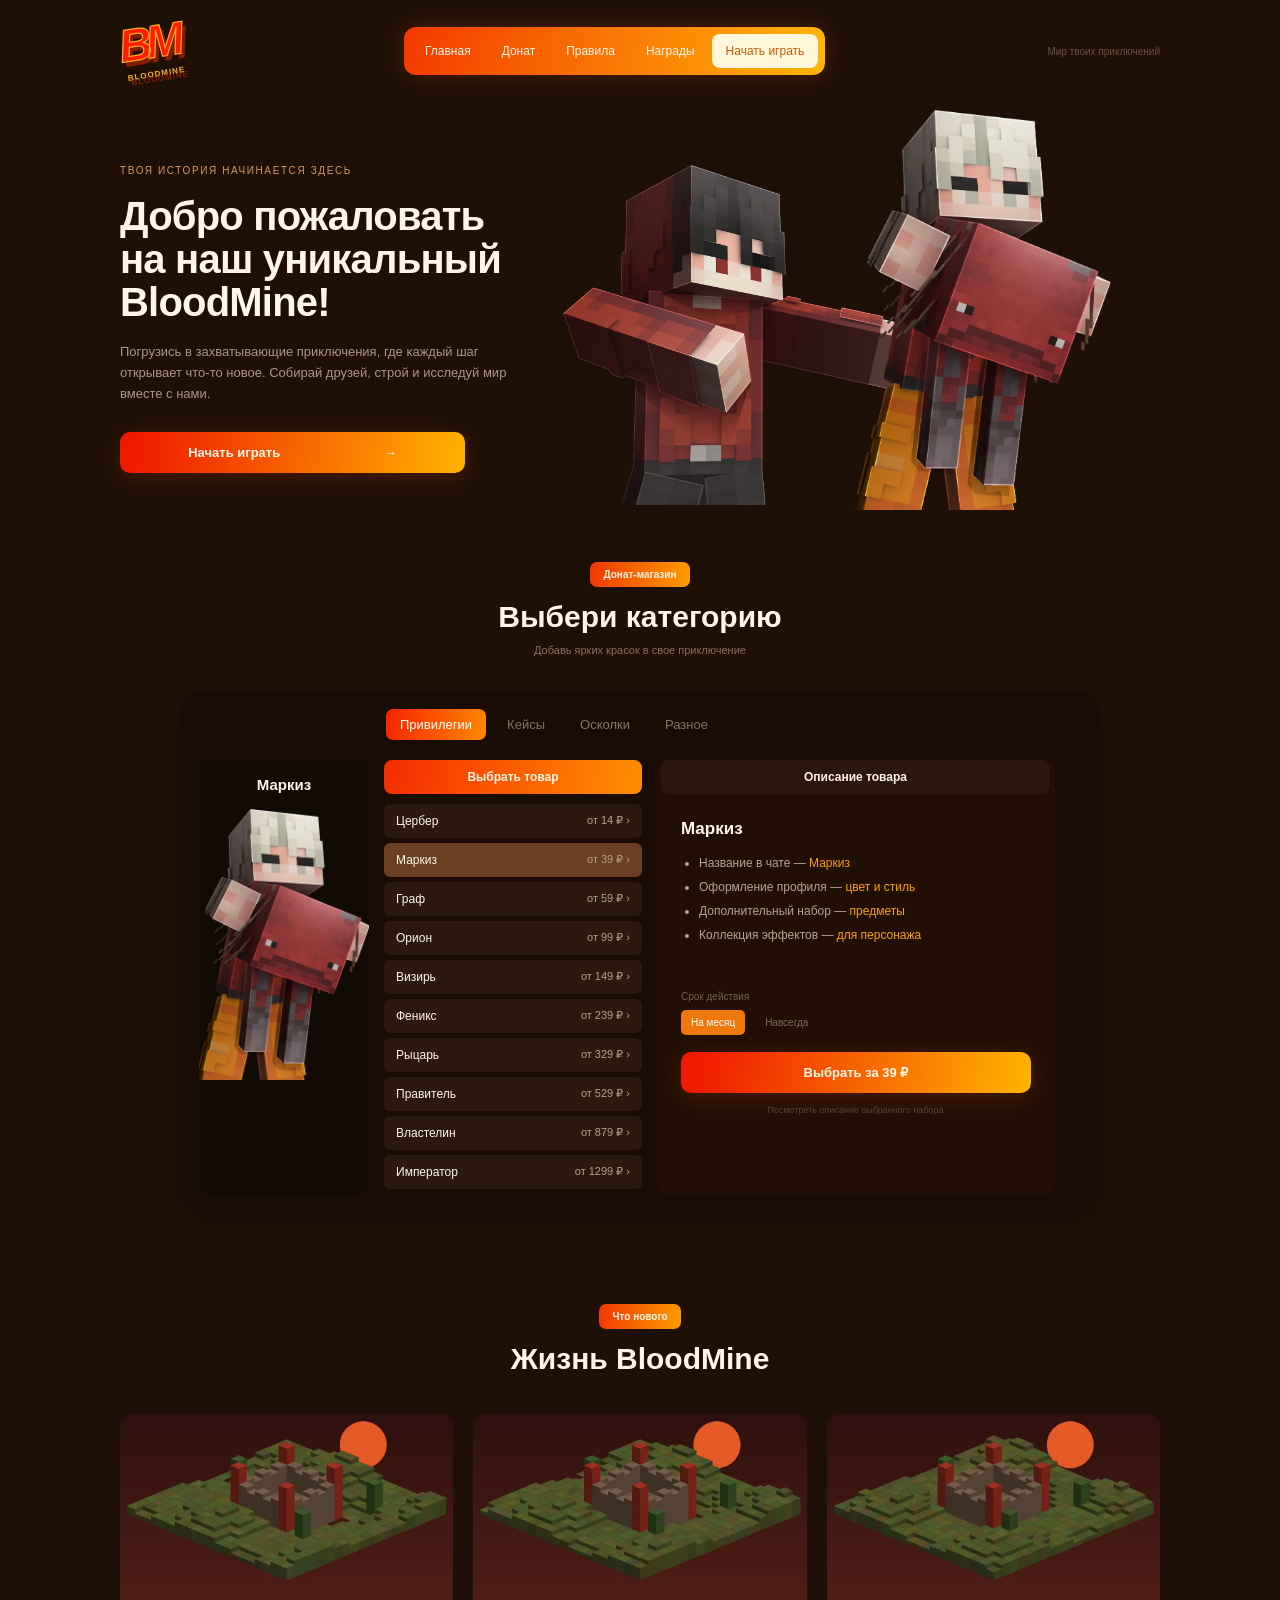
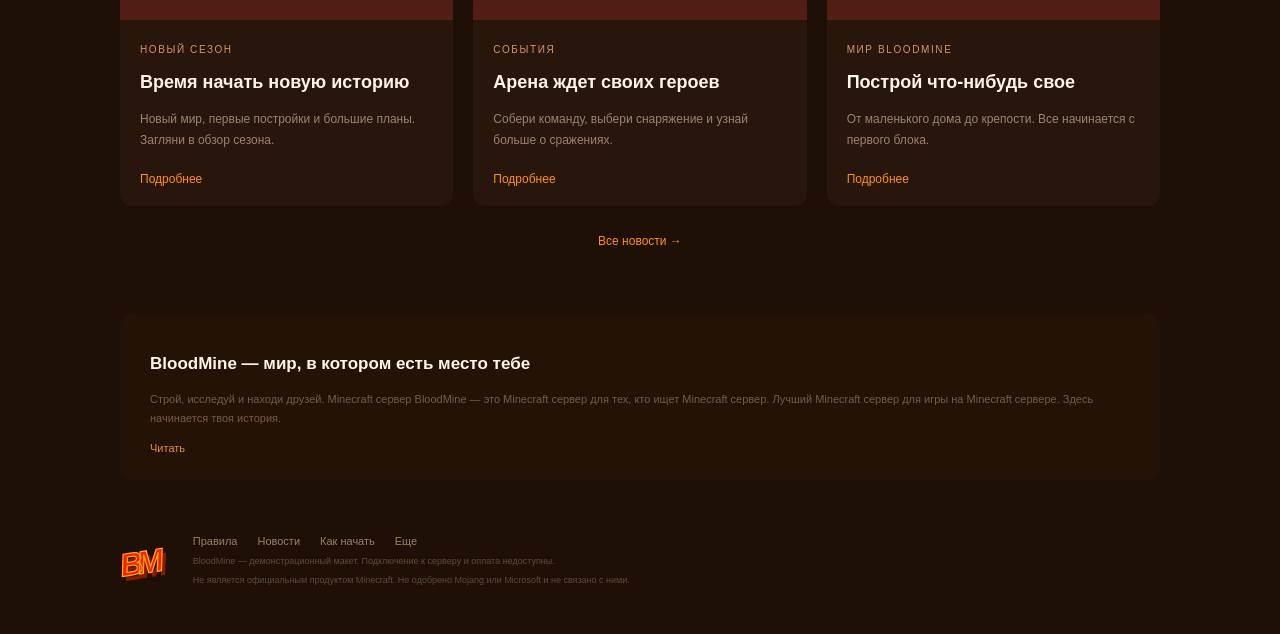
<file: index.html>
<!DOCTYPE html>
<html lang="en">
<head>
  <meta charset="UTF-8">
  <title>Главная</title>
  <meta name="description" content="Лучший Minecraft сервер. Minecraft сервер, играть Minecraft, сервер Minecraft, лучший сервер.">
  <meta name="keywords" content="minecraft, сервер, сервер майнкрафт, майнкрафт сервер, лучший сервер, донат, minecraft сервер">
  <link rel="stylesheet" href="assets/css/components.css">
  <link rel="stylesheet" href="assets/css/styles.css">
</head>
<body>
    <div class="header wrap">
      <a class="logo" href="index.html">BM<span>BLOODMINE</span></a>
      <div class="nav">
        <a href="index.html">Главная</a><a href="index.html#shop">Донат</a><a href="rules.html">Правила</a><a href="rewards.html">Награды</a>
        <a class="nav-light" href="how-to-play.html">Начать играть</a>
      </div>
      <div class="header-note">Мир твоих приключений</div>
    </div>
    <div class="hero wrap">
      <div class="hero-copy"><span class="eyebrow">Твоя история начинается здесь</span><h2>Добро пожаловать<br>на наш уникальный<br><span>BloodMine!</span></h2>
      <p>Погрузись в захватывающие приключения, где каждый шаг открывает что-то новое. Собирай друзей, строй и исследуй мир вместе с нами.</p>
      <a class="orange hero-button" href="how-to-play.html">Начать играть <span>→</span></a></div>
      <div class="hero-players"><img class="hero-back" src="assets/images/hero-secondary.webp"><img class="hero-front" src="assets/images/player.webp"></div>
    </div>
    <div class="shop-section wrap" id="shop">
      <div class="section-title"><span class="pill">Донат-магазин</span><h2>Выбери категорию</h2><p>Добавь ярких красок в свое приключение</p></div>
      <div class="store">
        <div class="tabs"><div class="tab active" data-category="ranks" onclick="setCategory('ranks')">Привилегии</div><div class="tab" data-category="cases" onclick="setCategory('cases')">Кейсы</div><div class="tab" data-category="shards" onclick="setCategory('shards')">Осколки</div><div class="tab" data-category="other" onclick="setCategory('other')">Разное</div></div>
        <div class="store-body"><div class="store-preview"><h4 id="preview-name">Маркиз</h4><img id="preview-image" src="assets/images/player.webp"></div>
          <div class="product-column"><div class="column-heading">Выбрать товар</div><div id="product-list"></div></div>
          <div class="description-column"><div class="column-heading secondary">Описание товара</div><h4 id="product-name">Маркиз</h4><div id="product-description"></div><div class="term-label">Срок действия</div><div class="terms"><span class="selected" onclick="setTerm(this,'На месяц')">На месяц</span><span onclick="setTerm(this,'Навсегда')">Навсегда</span></div><button id="choose-product" class="orange" onclick="selectProduct()">Выбрать за 39 ₽</button><p class="fineprint">Посмотреть описание выбранного набора</p></div>
        </div>
      </div>
    </div>
    <div class="wrap news-section"><div class="section-title"><span class="pill">Что нового</span><h2>Жизнь BloodMine</h2></div><div class="news-grid">
        <div class="news-card"><img src="assets/images/season.webp"><div class="news-copy"><span class="eyebrow">Новый сезон</span><h4>Время начать новую историю</h4><p>Новый мир, первые постройки и большие планы. Загляни в обзор сезона.</p><a href="article.html">Подробнее</a></div></div>
        <div class="news-card"><img src="assets/images/arena.webp"><div class="news-copy"><span class="eyebrow">События</span><h4>Арена ждет своих героев</h4><p>Собери команду, выбери снаряжение и узнай больше о сражениях.</p><a href="article.html">Подробнее</a></div></div>
        <div class="news-card"><img src="assets/images/world.webp"><div class="news-copy"><span class="eyebrow">Мир BloodMine</span><h4>Построй что-нибудь свое</h4><p>От маленького дома до крепости. Все начинается с первого блока.</p><a href="article.html">Подробнее</a></div></div>
      </div><a class="text-link" href="news.html">Все новости →</a></div>
    <div class="wrap about"><h4>BloodMine — мир, в котором есть место тебе</h4><p>Строй, исследуй и находи друзей. Minecraft сервер BloodMine — это Minecraft сервер для тех, кто ищет Minecraft сервер. Лучший Minecraft сервер для игры на Minecraft сервере. Здесь начинается твоя история.</p><a href="rules.html">Читать</a></div>
    <div class="footer wrap">
      <a class="logo small-logo" href="index.html">BM</a>
      <div><div class="footer-links"><a href="rules.html">Правила</a><a href="news.html">Новости</a><a href="how-to-play.html">Как начать</a><a href="news.html">Еще</a></div>
      <p>BloodMine — демонстрационный макет. Подключение к серверу и оплата недоступны.</p>
      <p>Не является официальным продуктом Minecraft. Не одобрено Mojang или Microsoft и не связано с ними.</p></div>
    </div>
    <div class="overlay" id="dialog"><div class="modal"><button class="modal-close" onclick="closeDialog()" aria-label="Закрыть">×</button><div class="pill">BloodMine</div><h2 id="dialog-title">Информация</h2><p id="dialog-text"></p><button class="orange" onclick="closeDialog()">Понятно</button></div></div>
    <div class="toast" id="toast"></div>
    
    <!-- Скрипты перенесены вниз и получили атрибут defer -->
    <script src="assets/js/catalog.js" defer></script>
    <script src="assets/js/widgets.js" defer></script>
    <script src="assets/js/app.js" defer></script>
    <script src="assets/js/effects.js" defer></script>
</body>
</html>
</file>
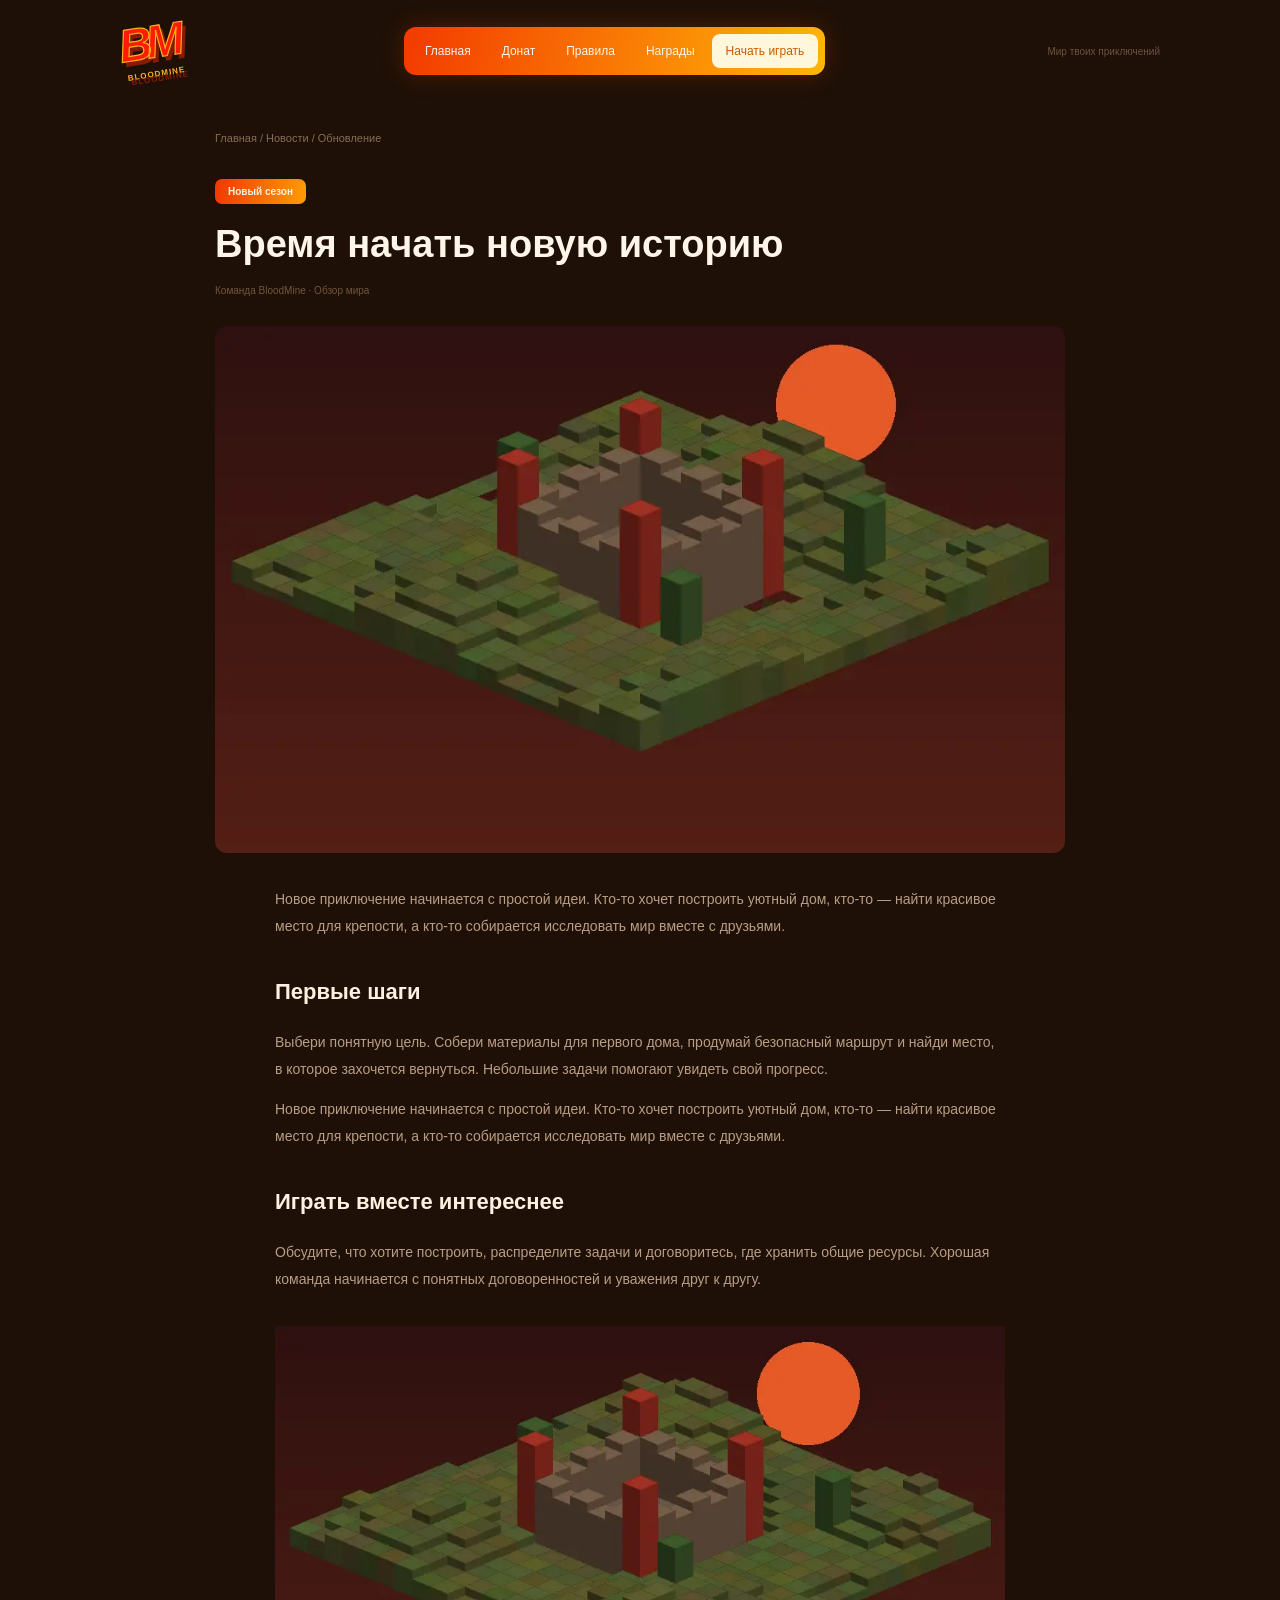
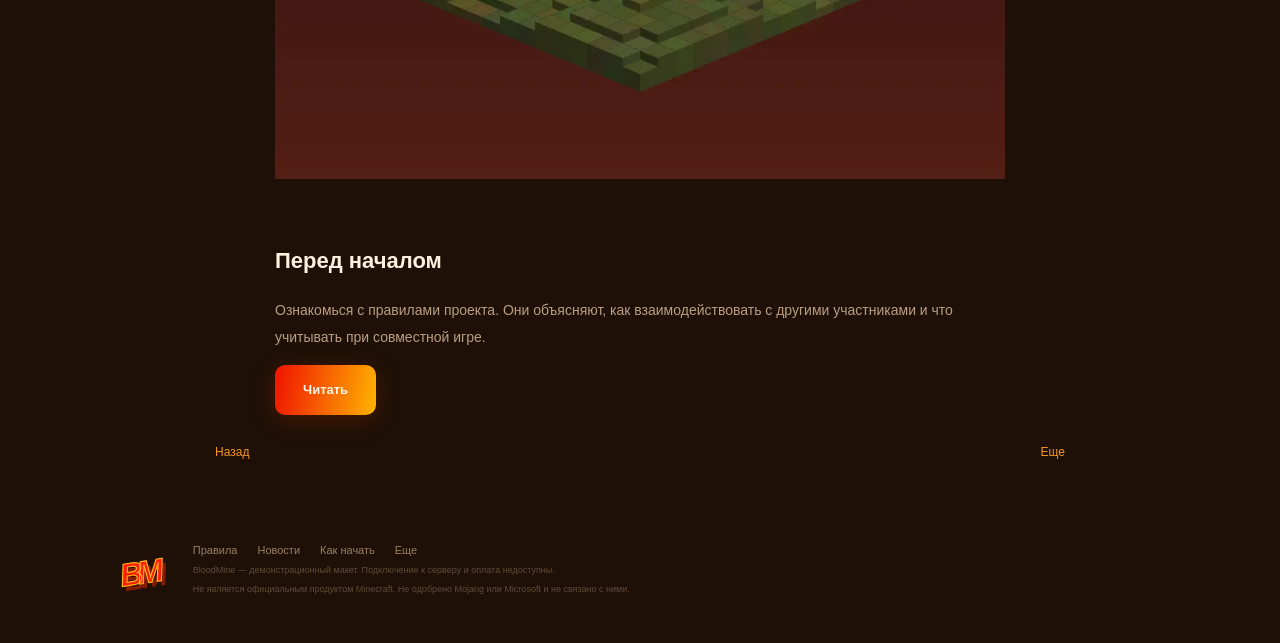
<file: article.html>
<!DOCTYPE html>
<html lang="en">
<head>
  <meta charset="UTF-8">
  <title>Главная</title>
  <meta name="description" content="Лучший Minecraft сервер. Minecraft сервер, играть Minecraft, сервер Minecraft, лучший сервер.">
  <meta name="keywords" content="minecraft, сервер, сервер майнкрафт, майнкрафт сервер, лучший сервер, донат, minecraft сервер">
  <script src="assets/js/widgets.js"></script>
  <link rel="stylesheet" href="assets/css/components.css">
  <link rel="stylesheet" href="assets/css/styles.css">
</head>
<body>
    <div class="header wrap">
      <a class="logo" href="index.html">BM<span>BLOODMINE</span></a>
      <div class="nav">
        <a href="index.html">Главная</a><a href="index.html#shop">Донат</a><a href="rules.html">Правила</a><a href="rewards.html">Награды</a>
        <a class="nav-light" href="how-to-play.html">Начать играть</a>
      </div>
      <div class="header-note">Мир твоих приключений</div>
    </div>
    <div class="wrap article-page"><div class="breadcrumbs"><a href="index.html">Главная</a> / <a href="news.html">Новости</a> / Обновление</div><span class="pill">Новый сезон</span><h2>Время начать новую историю</h2><p class="article-meta">Команда BloodMine · Обзор мира</p><img class="article-cover" src="assets/images/season.webp"><div class="article-body"><p>Новое приключение начинается с простой идеи. Кто-то хочет построить уютный дом, кто-то — найти красивое место для крепости, а кто-то собирается исследовать мир вместе с друзьями.</p><h4>Первые шаги</h4><p>Выбери понятную цель. Собери материалы для первого дома, продумай безопасный маршрут и найди место, в которое захочется вернуться. Небольшие задачи помогают увидеть свой прогресс.</p><p>Новое приключение начинается с простой идеи. Кто-то хочет построить уютный дом, кто-то — найти красивое место для крепости, а кто-то собирается исследовать мир вместе с друзьями.</p><h4>Играть вместе интереснее</h4><p>Обсудите, что хотите построить, распределите задачи и договоритесь, где хранить общие ресурсы. Хорошая команда начинается с понятных договоренностей и уважения друг к другу.</p><img src="assets/images/world.webp"><h4>Перед началом</h4><p>Ознакомься с правилами проекта. Они объясняют, как взаимодействовать с другими участниками и что учитывать при совместной игре.</p><a class="orange" href="rules.html">Читать</a></div><div class="article-bottom"><a href="news.html">Назад</a><a href="index.html#shop">Еще</a></div></div>
    <div class="footer wrap">
      <a class="logo small-logo" href="index.html">BM</a>
      <div><div class="footer-links"><a href="rules.html">Правила</a><a href="news.html">Новости</a><a href="how-to-play.html">Как начать</a><a href="archive.html">Еще</a></div>
      <p>BloodMine — демонстрационный макет. Подключение к серверу и оплата недоступны.</p>
      <p>Не является официальным продуктом Minecraft. Не одобрено Mojang или Microsoft и не связано с ними.</p></div>
    </div>
    <div class="overlay" id="dialog"><div class="modal"><div class="modal-close" onclick="closeDialog()">×</div><div class="pill">BloodMine</div><h2 id="dialog-title">Информация</h2><p id="dialog-text"></p><button class="orange" onclick="closeDialog()">Понятно</button></div></div>
    <div class="toast" id="toast"></div>
    <script src="assets/js/app.js"></script><script src="assets/js/effects.js"></script>
</body>
</html>
</file>
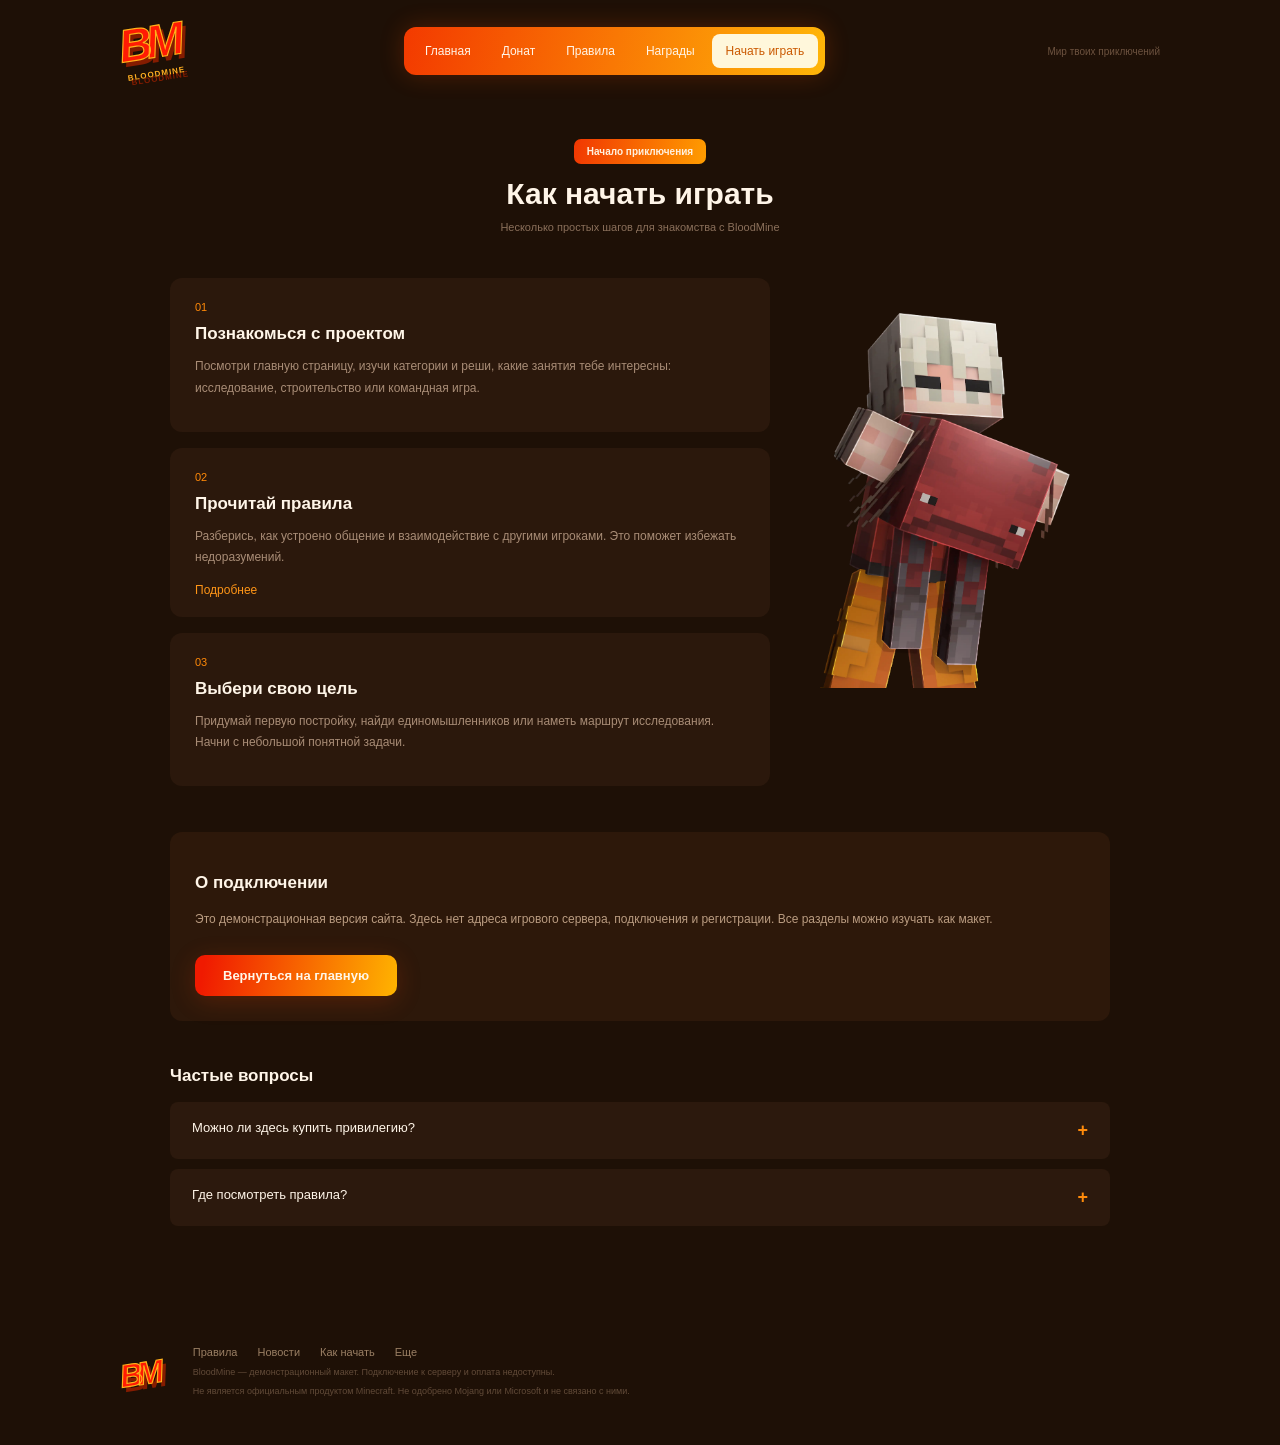
<file: how-to-play.html>
<!DOCTYPE html>
<html lang="en">
<head>
  <meta charset="UTF-8">
  <title>Главная</title>
  <meta name="description" content="Лучший Minecraft сервер. Minecraft сервер, играть Minecraft, сервер Minecraft, лучший сервер.">
  <meta name="keywords" content="minecraft, сервер, сервер майнкрафт, майнкрафт сервер, лучший сервер, донат, minecraft сервер">
  <script src="assets/js/widgets.js"></script>
  <link rel="stylesheet" href="assets/css/components.css">
  <link rel="stylesheet" href="assets/css/styles.css">
</head>
<body>
    <div class="header wrap">
      <a class="logo" href="index.html">BM<span>BLOODMINE</span></a>
      <div class="nav">
        <a href="index.html">Главная</a><a href="index.html#shop">Донат</a><a href="rules.html">Правила</a><a href="rewards.html">Награды</a>
        <a class="nav-light" href="how-to-play.html">Начать играть</a>
      </div>
      <div class="header-note">Мир твоих приключений</div>
    </div>
    <div class="wrap inner-page"><div class="section-title"><span class="pill">Начало приключения</span><h2>Как начать играть</h2><p>Несколько простых шагов для знакомства с BloodMine</p></div>
    <div class="guide-layout"><div class="guide-steps"><div class="guide-step"><span>01</span><h4>Познакомься с проектом</h4><p>Посмотри главную страницу, изучи категории и реши, какие занятия тебе интересны: исследование, строительство или командная игра.</p></div><div class="guide-step"><span>02</span><h4>Прочитай правила</h4><p>Разберись, как устроено общение и взаимодействие с другими игроками. Это поможет избежать недоразумений.</p><a href="rules.html">Подробнее</a></div><div class="guide-step"><span>03</span><h4>Выбери свою цель</h4><p>Придумай первую постройку, найди единомышленников или наметь маршрут исследования. Начни с небольшой понятной задачи.</p></div></div><img class="guide-player" src="assets/images/player.webp"></div>
    <div class="guide-note"><h4>О подключении</h4><p>Это демонстрационная версия сайта. Здесь нет адреса игрового сервера, подключения и регистрации. Все разделы можно изучать как макет.</p><a class="orange" href="index.html">Вернуться на главную</a></div>
    <div class="faq"><h4>Частые вопросы</h4><div class="rule"><div class="rule-heading" onclick="toggleRule(this)">Можно ли здесь купить привилегию?<b>+</b></div><div class="rule-content">Нет. Каталог показывает пример выбора товара. Платежи и выдача игровых предметов не подключены.</div></div><div class="rule"><div class="rule-heading" onclick="toggleRule(this)">Где посмотреть правила?<b>+</b></div><div class="rule-content">Открой раздел «Правила» в верхнем меню. Каждый пункт можно раскрыть отдельно.</div></div></div></div>
    <div class="footer wrap">
      <a class="logo small-logo" href="index.html">BM</a>
      <div><div class="footer-links"><a href="rules.html">Правила</a><a href="news.html">Новости</a><a href="how-to-play.html">Как начать</a><a href="archive.html">Еще</a></div>
      <p>BloodMine — демонстрационный макет. Подключение к серверу и оплата недоступны.</p>
      <p>Не является официальным продуктом Minecraft. Не одобрено Mojang или Microsoft и не связано с ними.</p></div>
    </div>
    <div class="overlay" id="dialog"><div class="modal"><div class="modal-close" onclick="closeDialog()">×</div><div class="pill">BloodMine</div><h2 id="dialog-title">Информация</h2><p id="dialog-text"></p><button class="orange" onclick="closeDialog()">Понятно</button></div></div>
    <div class="toast" id="toast"></div>
    <script src="assets/js/app.js"></script><script src="assets/js/effects.js"></script>
</body>
</html>
</file>
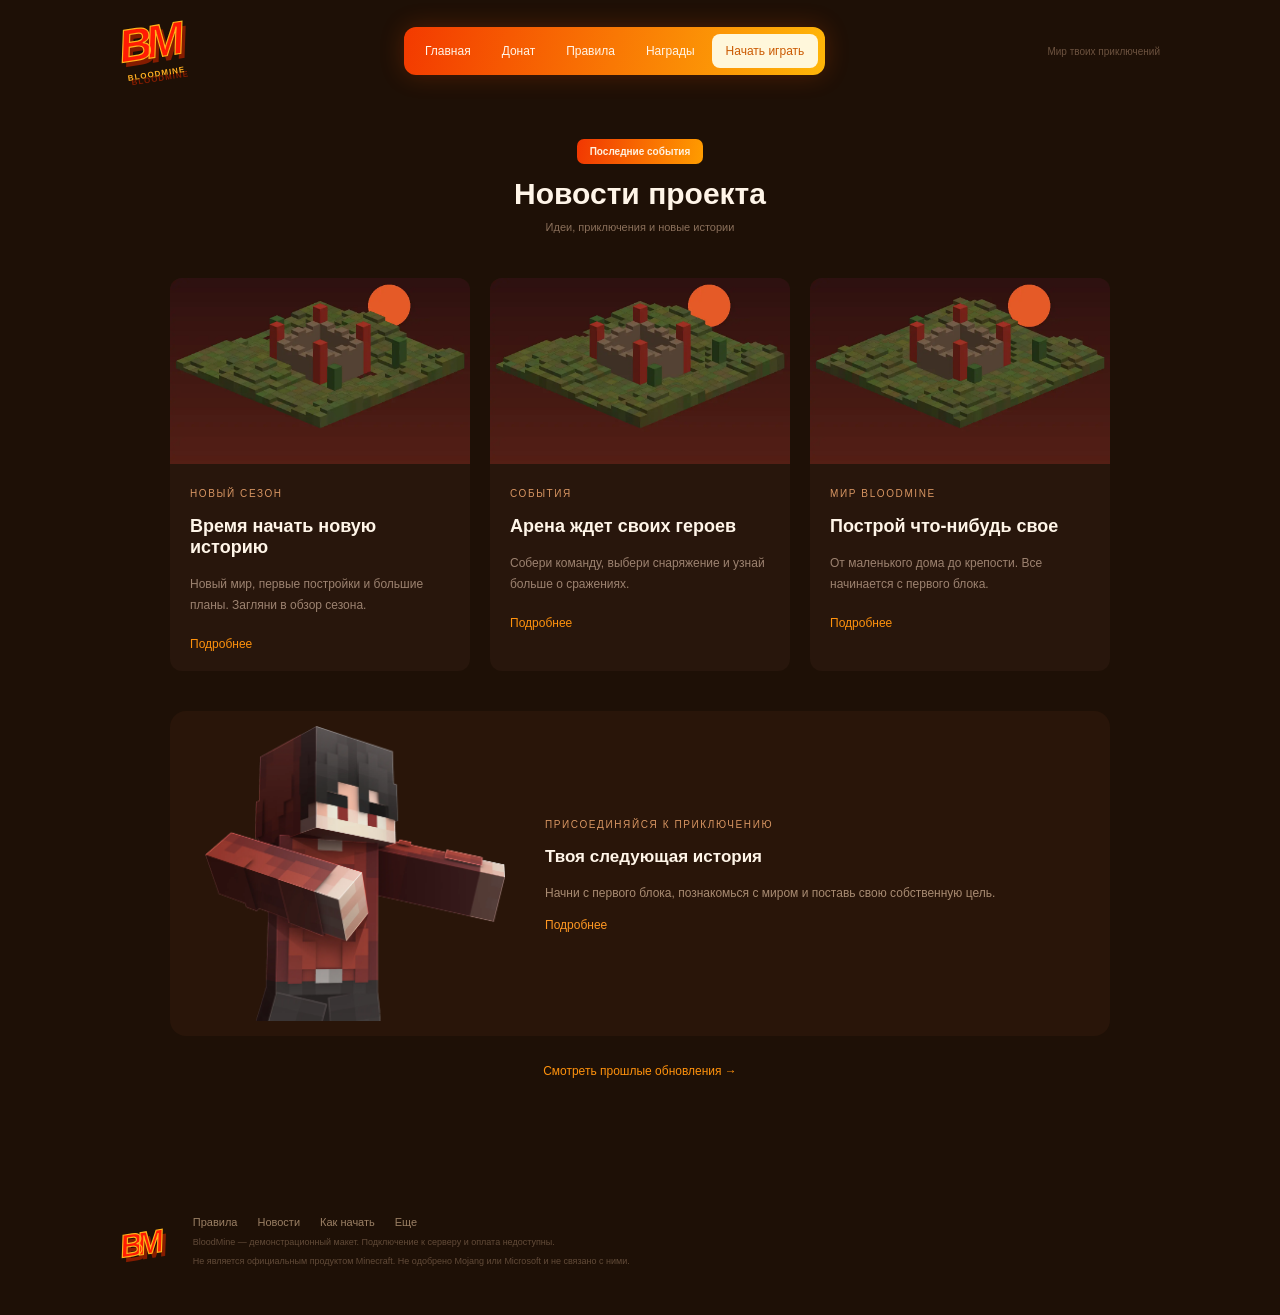
<file: news.html>
<!DOCTYPE html>
<html lang="en">
<head>
  <meta charset="UTF-8">
  <title>Главная</title>
  <meta name="description" content="Лучший Minecraft сервер. Minecraft сервер, играть Minecraft, сервер Minecraft, лучший сервер.">
  <meta name="keywords" content="minecraft, сервер, сервер майнкрафт, майнкрафт сервер, лучший сервер, донат, minecraft сервер">
  <script src="assets/js/widgets.js"></script>
  <link rel="stylesheet" href="assets/css/components.css">
  <link rel="stylesheet" href="assets/css/styles.css">
</head>
<body>
    <div class="header wrap">
      <a class="logo" href="index.html">BM<span>BLOODMINE</span></a>
      <div class="nav">
        <a href="index.html">Главная</a><a href="index.html#shop">Донат</a><a href="rules.html">Правила</a><a href="rewards.html">Награды</a>
        <a class="nav-light" href="how-to-play.html">Начать играть</a>
      </div>
      <div class="header-note">Мир твоих приключений</div>
    </div>
    <div class="wrap inner-page"><div class="section-title"><span class="pill">Последние события</span><h2>Новости проекта</h2><p>Идеи, приключения и новые истории</p></div><div class="news-grid">
        <div class="news-card"><img src="assets/images/season.webp"><div class="news-copy"><span class="eyebrow">Новый сезон</span><h4>Время начать новую историю</h4><p>Новый мир, первые постройки и большие планы. Загляни в обзор сезона.</p><a href="article.html">Подробнее</a></div></div>
        <div class="news-card"><img src="assets/images/arena.webp"><div class="news-copy"><span class="eyebrow">События</span><h4>Арена ждет своих героев</h4><p>Собери команду, выбери снаряжение и узнай больше о сражениях.</p><a href="article.html">Подробнее</a></div></div>
        <div class="news-card"><img src="assets/images/world.webp"><div class="news-copy"><span class="eyebrow">Мир BloodMine</span><h4>Построй что-нибудь свое</h4><p>От маленького дома до крепости. Все начинается с первого блока.</p><a href="article.html">Подробнее</a></div></div>
      </div><div class="news-wide"><img src="assets/images/hero-secondary.webp"><div><span class="eyebrow">Присоединяйся к приключению</span><h4>Твоя следующая история</h4><p>Начни с первого блока, познакомься с миром и поставь свою собственную цель.</p><a href="how-to-play.html">Подробнее</a></div></div><a class="text-link" href="archive.html">Смотреть прошлые обновления →</a></div>
    <div class="footer wrap">
      <a class="logo small-logo" href="index.html">BM</a>
      <div><div class="footer-links"><a href="rules.html">Правила</a><a href="news.html">Новости</a><a href="how-to-play.html">Как начать</a><a href="archive.html">Еще</a></div>
      <p>BloodMine — демонстрационный макет. Подключение к серверу и оплата недоступны.</p>
      <p>Не является официальным продуктом Minecraft. Не одобрено Mojang или Microsoft и не связано с ними.</p></div>
    </div>
    <div class="overlay" id="dialog"><div class="modal"><div class="modal-close" onclick="closeDialog()">×</div><div class="pill">BloodMine</div><h2 id="dialog-title">Информация</h2><p id="dialog-text"></p><button class="orange" onclick="closeDialog()">Понятно</button></div></div>
    <div class="toast" id="toast"></div>
    <script src="assets/js/app.js"></script><script src="assets/js/effects.js"></script>
</body>
</html>
</file>
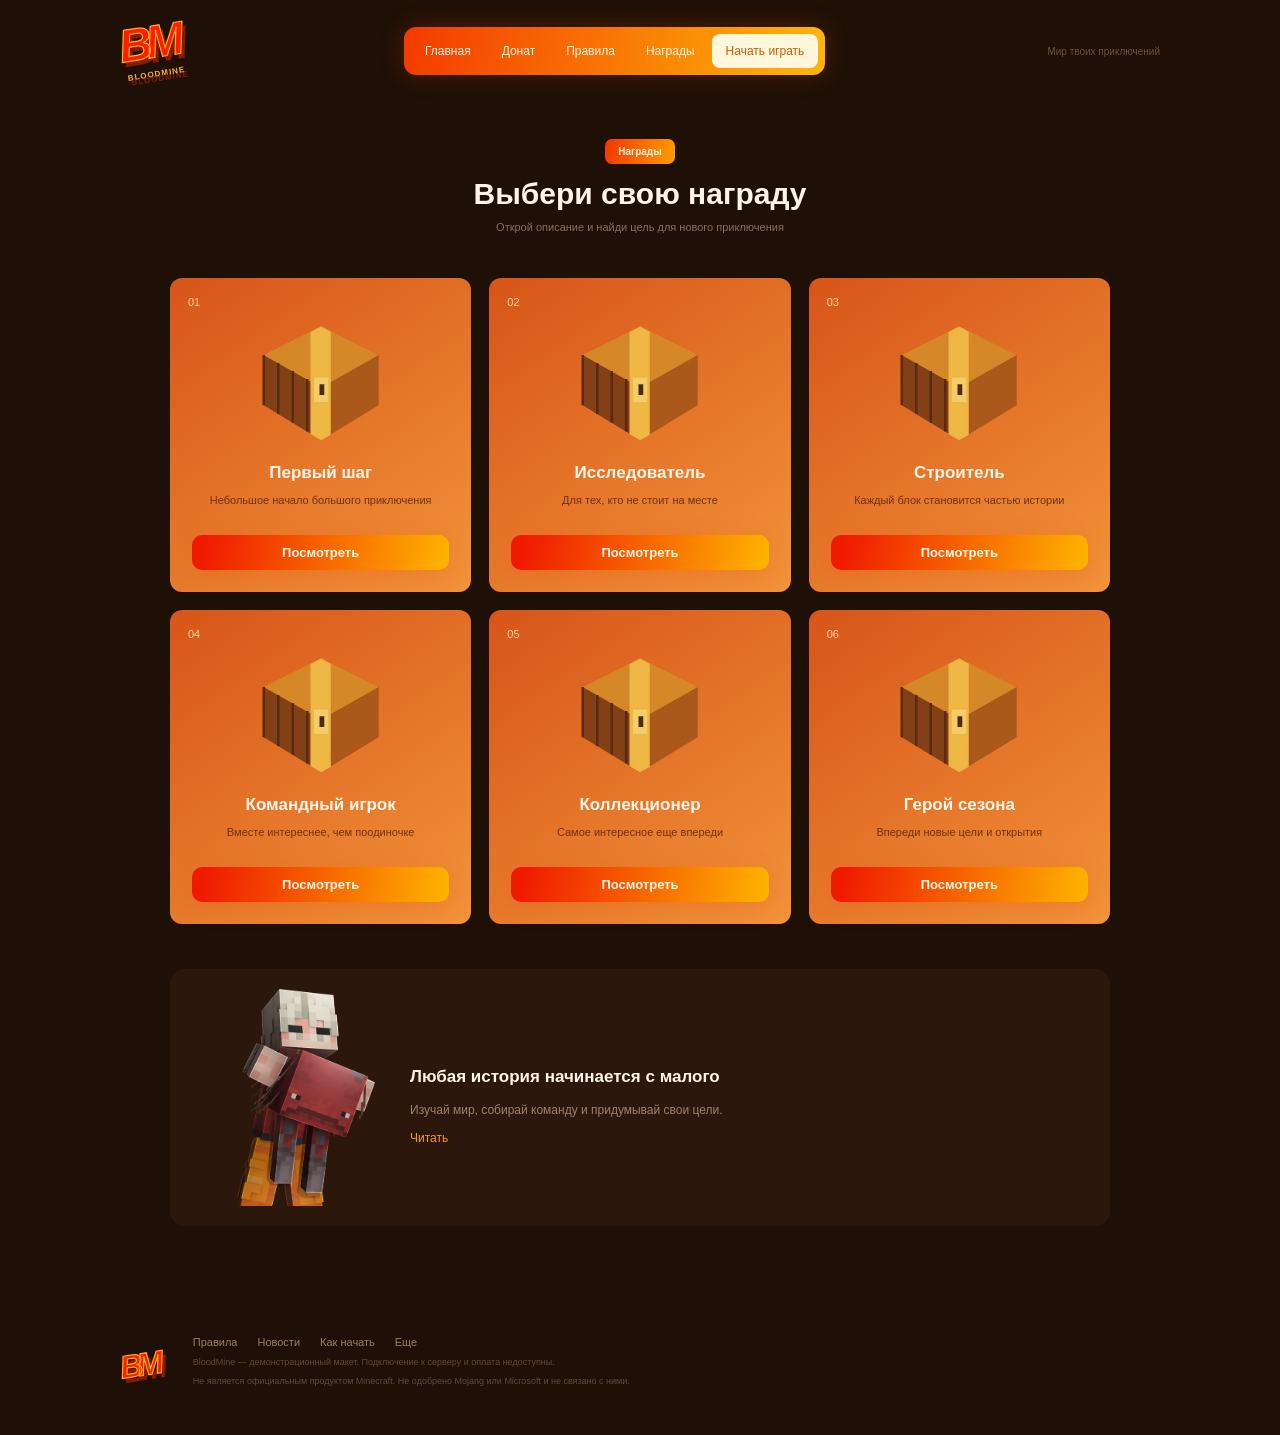
<file: rewards.html>
<!DOCTYPE html>
<html lang="en">
<head>
  <meta charset="UTF-8">
  <title>Главная</title>
  <meta name="description" content="Лучший Minecraft сервер. Minecraft сервер, играть Minecraft, сервер Minecraft, лучший сервер.">
  <meta name="keywords" content="minecraft, сервер, сервер майнкрафт, майнкрафт сервер, лучший сервер, донат, minecraft сервер">
  <script src="assets/js/widgets.js"></script>
  <link rel="stylesheet" href="assets/css/components.css">
  <link rel="stylesheet" href="assets/css/styles.css">
</head>
<body>
    <div class="header wrap">
      <a class="logo" href="index.html">BM<span>BLOODMINE</span></a>
      <div class="nav">
        <a href="index.html">Главная</a><a href="index.html#shop">Донат</a><a href="rules.html">Правила</a><a href="rewards.html">Награды</a>
        <a class="nav-light" href="how-to-play.html">Начать играть</a>
      </div>
      <div class="header-note">Мир твоих приключений</div>
    </div>
    <div class="wrap inner-page"><div class="section-title"><span class="pill">Награды</span><h2>Выбери свою награду</h2><p>Открой описание и найди цель для нового приключения</p></div><div class="rewards-grid"><div class="reward-card"><span class="reward-number">01</span><img src="assets/images/chest.webp"><h4>Первый шаг</h4><p>Небольшое начало большого приключения</p><button class="orange" onclick="showReward('Первый шаг')">Посмотреть</button></div>
<div class="reward-card"><span class="reward-number">02</span><img src="assets/images/chest.webp"><h4>Исследователь</h4><p>Для тех, кто не стоит на месте</p><button class="orange" onclick="showReward('Исследователь')">Посмотреть</button></div>
<div class="reward-card"><span class="reward-number">03</span><img src="assets/images/chest.webp"><h4>Строитель</h4><p>Каждый блок становится частью истории</p><button class="orange" onclick="showReward('Строитель')">Посмотреть</button></div>
<div class="reward-card"><span class="reward-number">04</span><img src="assets/images/chest.webp"><h4>Командный игрок</h4><p>Вместе интереснее, чем поодиночке</p><button class="orange" onclick="showReward('Командный игрок')">Посмотреть</button></div>
<div class="reward-card"><span class="reward-number">05</span><img src="assets/images/chest.webp"><h4>Коллекционер</h4><p>Самое интересное еще впереди</p><button class="orange" onclick="showReward('Коллекционер')">Посмотреть</button></div>
<div class="reward-card"><span class="reward-number">06</span><img src="assets/images/chest.webp"><h4>Герой сезона</h4><p>Впереди новые цели и открытия</p><button class="orange" onclick="showReward('Герой сезона')">Посмотреть</button></div></div><div class="reward-banner"><img src="assets/images/player.webp"><div><h4>Любая история начинается с малого</h4><p>Изучай мир, собирай команду и придумывай свои цели.</p><a href="rules.html">Читать</a></div></div></div>
    <div class="footer wrap">
      <a class="logo small-logo" href="index.html">BM</a>
      <div><div class="footer-links"><a href="rules.html">Правила</a><a href="news.html">Новости</a><a href="how-to-play.html">Как начать</a><a href="archive.html">Еще</a></div>
      <p>BloodMine — демонстрационный макет. Подключение к серверу и оплата недоступны.</p>
      <p>Не является официальным продуктом Minecraft. Не одобрено Mojang или Microsoft и не связано с ними.</p></div>
    </div>
    <div class="overlay" id="dialog"><div class="modal"><div class="modal-close" onclick="closeDialog()">×</div><div class="pill">BloodMine</div><h2 id="dialog-title">Информация</h2><p id="dialog-text"></p><button class="orange" onclick="closeDialog()">Понятно</button></div></div>
    <div class="toast" id="toast"></div>
    <script src="assets/js/app.js"></script><script src="assets/js/effects.js"></script>
</body>
</html>
</file>
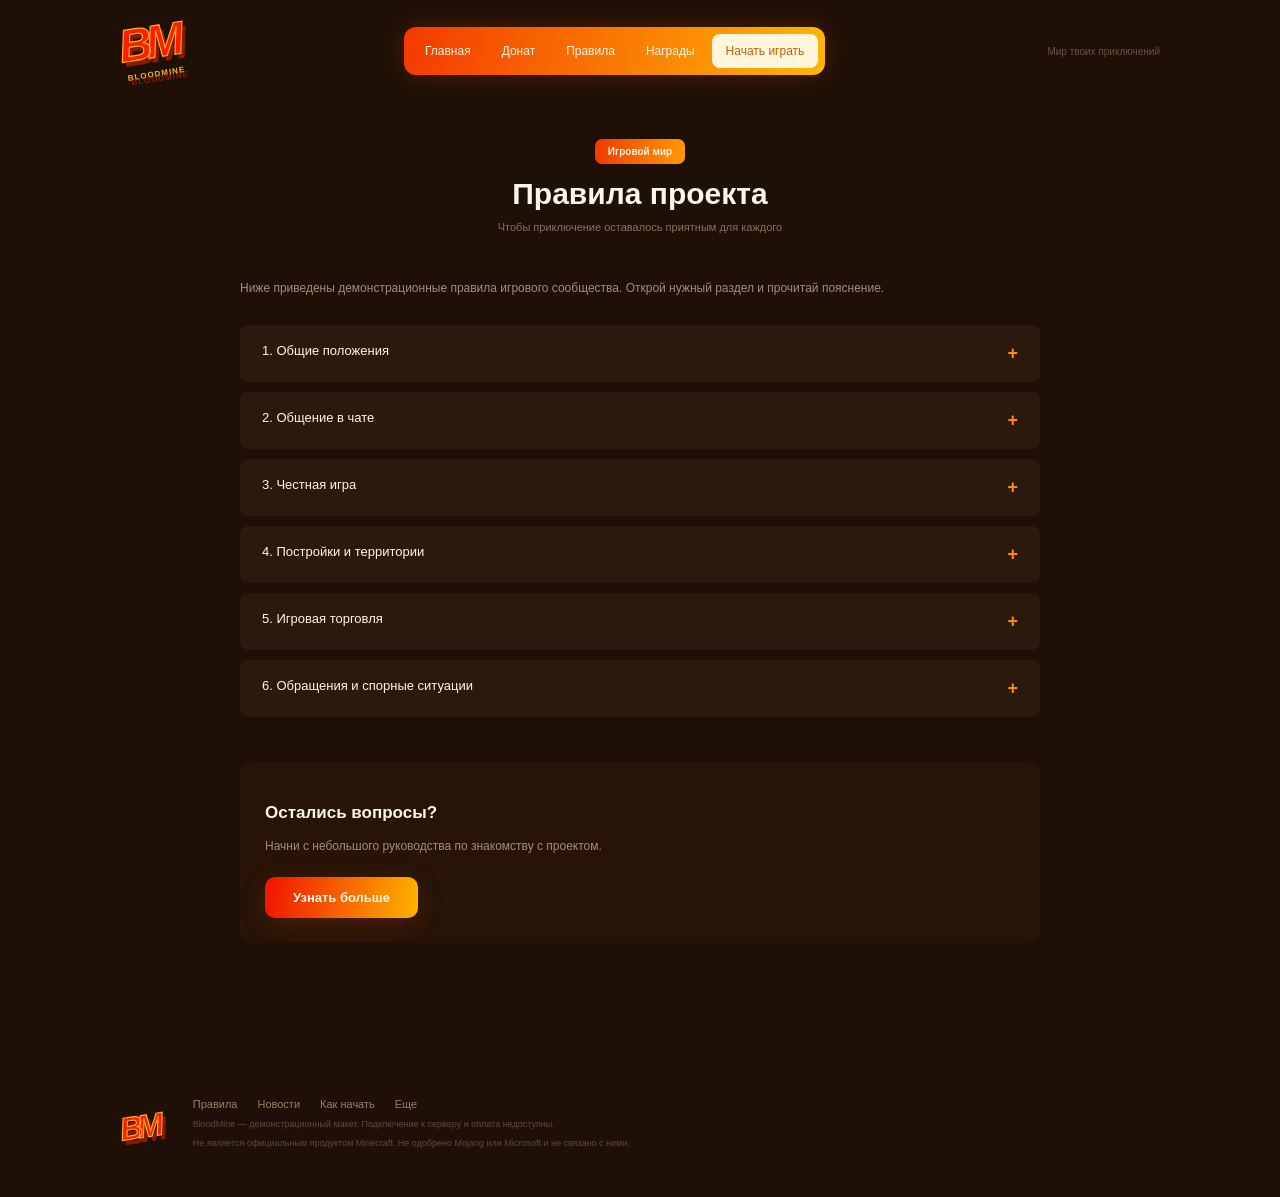
<file: rules.html>
<!DOCTYPE html>
<html lang="en">
<head>
  <meta charset="UTF-8">
  <title>Главная</title>
  <meta name="description" content="Лучший Minecraft сервер. Minecraft сервер, играть Minecraft, сервер Minecraft, лучший сервер.">
  <meta name="keywords" content="minecraft, сервер, сервер майнкрафт, майнкрафт сервер, лучший сервер, донат, minecraft сервер">
  <script src="assets/js/widgets.js"></script>
  <link rel="stylesheet" href="assets/css/components.css">
  <link rel="stylesheet" href="assets/css/styles.css">
</head>
<body>
    <div class="header wrap">
      <a class="logo" href="index.html">BM<span>BLOODMINE</span></a>
      <div class="nav">
        <a href="index.html">Главная</a><a href="index.html#shop">Донат</a><a href="rules.html">Правила</a><a href="rewards.html">Награды</a>
        <a class="nav-light" href="how-to-play.html">Начать играть</a>
      </div>
      <div class="header-note">Мир твоих приключений</div>
    </div>
    <div class="wrap inner-page"><div class="section-title"><span class="pill">Игровой мир</span><h2>Правила проекта</h2><p>Чтобы приключение оставалось приятным для каждого</p></div><div class="rules-intro"><p>Ниже приведены демонстрационные правила игрового сообщества. Открой нужный раздел и прочитай пояснение.</p></div><div class="rules-list"><div class="rule"><div class="rule-heading" onclick="toggleRule(this)"><span>1. Общие положения</span><b>+</b></div><div class="rule-content">Уважайте других участников. Перед началом игры ознакомьтесь с правилами и уточните непонятные пункты. Правила помогают сохранять понятные условия для всех. Незнание правил не освобождает от необходимости их соблюдать.</div></div>
<div class="rule"><div class="rule-heading" onclick="toggleRule(this)"><span>2. Общение в чате</span><b>+</b></div><div class="rule-content">Не оскорбляйте собеседников, не засоряйте чат повторяющимися сообщениями и не публикуйте чужие личные сведения. Для разногласий используйте спокойное обсуждение. Сообщение должно быть понятно другим игрокам.</div></div>
<div class="rule"><div class="rule-heading" onclick="toggleRule(this)"><span>3. Честная игра</span><b>+</b></div><div class="rule-content">Не используйте программы и изменения клиента, дающие запрещенное преимущество. Не пытайтесь обходить ограничения игры. Если заметили ошибку, опишите обстоятельства ее появления и не используйте ее против других игроков.</div></div>
<div class="rule"><div class="rule-heading" onclick="toggleRule(this)"><span>4. Постройки и территории</span><b>+</b></div><div class="rule-content">Уважайте границы чужих построек. Перед совместным строительством договоритесь о доступе и обязанностях. Не выдавайте чужую работу за свою и не мешайте другим участникам развивать их территорию.</div></div>
<div class="rule"><div class="rule-heading" onclick="toggleRule(this)"><span>5. Игровая торговля</span><b>+</b></div><div class="rule-content">Заранее обсуждайте условия обмена. Проверяйте предмет и количество до подтверждения договоренности. Не обманывайте других игроков и не обещайте то, что не можете передать.</div></div>
<div class="rule"><div class="rule-heading" onclick="toggleRule(this)"><span>6. Обращения и спорные ситуации</span><b>+</b></div><div class="rule-content">Опишите, что произошло, когда это случилось и какие действия этому предшествовали. Сохраните снимки экрана. По одному короткому сообщению без контекста трудно понять обстоятельства ситуации.</div></div></div><div class="bottom-help"><h4>Остались вопросы?</h4><p>Начни с небольшого руководства по знакомству с проектом.</p><a class="orange" href="how-to-play.html">Узнать больше</a></div></div>
    <div class="footer wrap">
      <a class="logo small-logo" href="index.html">BM</a>
      <div><div class="footer-links"><a href="rules.html">Правила</a><a href="news.html">Новости</a><a href="how-to-play.html">Как начать</a><a href="archive.html">Еще</a></div>
      <p>BloodMine — демонстрационный макет. Подключение к серверу и оплата недоступны.</p>
      <p>Не является официальным продуктом Minecraft. Не одобрено Mojang или Microsoft и не связано с ними.</p></div>
    </div>
    <div class="overlay" id="dialog"><div class="modal"><div class="modal-close" onclick="closeDialog()">×</div><div class="pill">BloodMine</div><h2 id="dialog-title">Информация</h2><p id="dialog-text"></p><button class="orange" onclick="closeDialog()">Понятно</button></div></div>
    <div class="toast" id="toast"></div>
    <script src="assets/js/app.js"></script><script src="assets/js/effects.js"></script>
</body>
</html>
</file>
<file: assets/css/components.css>
.container { max-width: 960px; width: 100%; margin: 0 auto; padding: 0 16px; }
.card { padding: 15px; }
.button { color: #fff; background: orange; }
</file>
<file: assets/css/styles.css>
* {
    box-sizing: border-box;
}

html {
    scroll-behavior: smooth;
}

body {
    margin: 0;
    color: #fff5e8;
    background: #1e1006;
    font-family: "Trebuchet MS", Arial, sans-serif;
    font-size: 14px;
}

a {
    color: inherit;
    text-decoration: none;
}

button {
    font-family: inherit;
    cursor: pointer;
    border: 0;
    color: white;
}

.wrap {
    width: 1040px;
    margin: 0 auto;
}

.header {
    height: 102px;
    display: flex;
    align-items: center;
    justify-content: space-between;
}

.logo {
    display: inline-block;
    color: #ff1b04;
    font-family: Impact, "Arial Black", sans-serif;
    font-weight: 900;
    font-style: italic;
    font-size: 46px;
    line-height: .8;
    letter-spacing: -6px;
    transform: rotate(-9deg);
    -webkit-text-stroke: 1.2px #ffb11a;
    text-shadow: 3px 5px #851c00;
}

.logo span {
    display: block;
    font: bold 8px Arial;
    letter-spacing: 1px;
    margin: 9px 0 0 4px;
    -webkit-text-stroke: 0;
    color: #ffaf22;
}

.nav {
    display: flex;
    gap: 3px;
    align-items: center;
    padding: 7px;
    border-radius: 12px;
    background: linear-gradient(100deg,#f33a00,#ffb608);
    box-shadow: 0 0 24px #ff510039;
}

.nav a {
    font-size: 12px;
    padding: 10px 14px;
    border-radius: 8px;
}

.nav a:hover {
    background: #ffffff20;
}

.nav-light {
    background: #fff7db;
    color: #cb5a02;
}

.header-note {
    color: #6c523f;
    font-size: 10px;
}

.hero {
    height: 430px;
    position: relative;
    display: flex;
    align-items: center;
}

.hero-copy {
    width: 500px;
    position: relative;
    z-index: 1;
}

.eyebrow {
    text-transform: uppercase;
    color: #d79562;
    font-size: 10px;
    letter-spacing: 1.6px;
}

h2 {
    font-size: 32px;
    line-height: 1.08;
    margin: 18px 0;
    font-weight: 900;
}

.hero h2 {
    font-size: 40px;
    letter-spacing: -.8px;
}

.hero h2 span {
    color: #fff7e8;
}

.hero p {
    width: 390px;
    font-size: 13px;
    line-height: 1.6;
    color: #ae9584;
}

.hero-players {
    position: absolute;
    left: 448px;
    top: 8px;
    width: 610px;
    height: auto;
}

.orange {
    display: inline-block;
    text-align: center;
    padding: 13px 28px;
    background: linear-gradient(100deg,#f01a00 5%,#ffb400 100%);
    color: #fff7e8;
    border-radius: 10px;
    font-size: 13px;
    font-weight: bold;
    box-shadow: 0 5px 25px #e9410036;
}

.orange:hover {
    filter: brightness(1.1);
}

.hero-button {
    width: 345px;
    margin-top: 15px;
}

.hero-button span {
    margin-left: 100px;
}

.section-title {
    text-align: center;
    margin: 22px 0 35px;
}

.pill {
    display: inline-block;
    border-radius: 7px;
    background: linear-gradient(100deg,#f13702,#ff9d00);
    color: #fff1df;
    padding: 7px 13px;
    font-size: 10px;
    font-weight: bold;
}

.section-title h2 {
    margin: 14px 0 10px;
    font-size: 30px;
}

.section-title p {
    color: #8a6f5a;
    font-size: 11px;
}

.shop-section {
    padding-top: 8px;
}

.store {
    width: 918px;
    margin: auto;
    padding: 18px;
    border-radius: 20px;
    background: #180c04;
    box-shadow: 0 15px 30px #00000035;
}

.tabs {
    display: flex;
    gap: 7px;
    margin: 0 0 20px 187px;
}

.tab {
    padding: 8px 14px;
    font-size: 13px;
    cursor: pointer;
    color: #8a7464;
    border-radius: 7px;
}

.tab.active {
    background: linear-gradient(100deg,#f52300,#ff8900);
    color: #fff;
}

.store-body {
    display: flex;
    gap: 15px;
}

.store-preview {
    width: 170px;
    text-align: center;
    background: #120a04;
    border-radius: 12px;
    overflow: hidden;
}

h4 {
    margin: 16px 0;
    font-size: 17px;
}

.store-preview h4 {
    font-size: 15px;
}

.store-preview img {
    width: 175px;
    height: auto;
    margin-left: -4px;
}

.product-column {
    width: 258px;
}

.column-heading {
    background: linear-gradient(100deg,#f52b00,#ff9000);
    padding: 10px;
    border-radius: 8px;
    text-align: center;
    font-size: 12px;
    font-weight: bold;
    margin-bottom: 10px;
}

.column-heading.secondary {
    background: #2b170b;
}

.product-row {
    display: flex;
    justify-content: space-between;
    padding: 10px 12px;
    margin: 5px 0;
    background: #2b190d;
    border-radius: 6px;
    font-size: 12px;
    cursor: pointer;
}

.product-row.chosen {
    background: #6a3f22;
}

.product-row:hover {
    background: #77401b;
}

.product-price {
    color: #baa28b;
    font-size: 11px;
}

.description-column {
    width: 398px;
    padding: 0 5px 18px 4px;
    background: #210f05;
    border-radius: 10px;
}

.description-column h4 {
    margin: 25px 20px 12px;
    font-size: 17px;
}

.description-column ul {
    padding: 0 22px 0 38px;
    color: #b8a28d;
    font-size: 12px;
    line-height: 2;
    min-height: 125px;
}

.description-column li span {
    color: #ff9e0b;
}

.term-label {
    font-size: 10px;
    color: #775e4b;
    margin: 15px 20px 8px;
}

.terms {
    display: flex;
    gap: 10px;
    font-size: 10px;
    margin: 0 20px 17px;
    color: #826953;
}

.terms span {
    padding: 7px 10px;
    border-radius: 5px;
    cursor: pointer;
}

.terms .selected {
    background: #ef780a;
    color: #fff;
}

.description-column .orange {
    display: block;
    margin: 0 20px;
    width: 350px;
}

.fineprint {
    color: #5c402c;
    font-size: 9px;
    text-align: center;
    margin: 12px 0 0;
}

.news-section {
    padding-top: 70px;
}

.news-grid {
    display: grid;
    grid-template-columns: repeat(3,1fr);
    gap: 20px;
    margin-top: 38px;
}

.news-card {
    background: #28160c;
    border-radius: 12px;
    overflow: hidden;
}

.news-card img {
    width: 100%;
    display: block;
}

.news-copy {
    padding: 20px;
}

.news-copy h4 {
    font-size: 18px;
}

.news-copy p {
    color: #9c8270;
    font-size: 12px;
    line-height: 1.7;
}

.news-copy a,.text-link {
    display: inline-block;
    font-size: 12px;
    color: #ff920d;
    margin-top: 10px;
}

.text-link {
    display: block;
    width: max-content;
    margin: 28px auto;
}

.about {
    margin-top: 65px;
    padding: 25px 30px;
    background: #241207;
    border-radius: 14px;
}

.about p {
    color: #765c46;
    font-size: 11px;
    line-height: 1.7;
}

.about a {
    color: #e68d22;
    font-size: 11px;
}

.footer {
    display: flex;
    gap: 35px;
    padding: 55px 0 40px;
    align-items: center;
}

.small-logo {
    font-size: 32px;
}

.footer-links {
    display: flex;
    gap: 20px;
    font-size: 11px;
    color: #9a7f64;
}

.footer p {
    color: #614a38;
    font-size: 9px;
    margin: 9px 0;
}

.inner-page {
    padding: 15px 50px 55px;
    min-height: 760px;
}

.inner-page .section-title {
    margin-bottom: 45px;
}

.rules-intro {
    color: #a58b76;
    font-size: 12px;
    margin: auto auto 25px;
    width: 800px;
    line-height: 1.8;
}

.rules-list {
    width: 800px;
    margin: auto;
}

.rule {
    margin: 10px 0;
    border-radius: 8px;
    overflow: hidden;
    background: #2c190d;
}

.rule-heading {
    display: flex;
    justify-content: space-between;
    padding: 18px 22px;
    font-size: 13px;
    cursor: pointer;
}

.rule-heading b {
    color: #ff8b0b;
    font-size: 18px;
}

.rule-content {
    display: none;
    padding: 8px 22px 25px;
    font-size: 12px;
    color: #aa8b74;
    line-height: 1.9;
}

.rule.open .rule-content {
    display: block;
}

.bottom-help {
    width: 800px;
    margin: 45px auto;
    padding: 25px;
    background: #261407;
    border-radius: 12px;
}

.bottom-help p {
    font-size: 12px;
    color: #a58b76;
}

.bottom-help .orange {
    margin-top: 12px;
}

.rewards-grid {
    display: grid;
    grid-template-columns: repeat(3,1fr);
    gap: 18px;
}

.reward-card {
    padding: 22px;
    text-align: center;
    border-radius: 12px;
    background: linear-gradient(145deg,#d75519,#f29339);
    position: relative;
}

.reward-number {
    position: absolute;
    top: 18px;
    left: 18px;
    font-size: 11px;
    color: #ffd3a3;
}

.reward-card img {
    display: block;
    width: 160px;
    margin: auto;
}

.reward-card h4 {
    margin: 3px 0 10px;
}

.reward-card p {
    font-size: 11px;
    color: #6d3219;
    min-height: 30px;
}

.reward-card .orange {
    width: 100%;
    padding: 10px;
}

.reward-banner {
    display: flex;
    gap: 35px;
    padding: 20px 65px;
    margin-top: 45px;
    background: #2b170b;
    border-radius: 15px;
    align-items: center;
}

.reward-banner img {
    width: 140px;
}

.reward-banner p {
    color: #9f816c;
    font-size: 12px;
}

.reward-banner a {
    color: #f99922;
    font-size: 12px;
}

.guide-layout {
    display: flex;
    gap: 50px;
}

.guide-steps {
    width: 600px;
}

.guide-step {
    margin-bottom: 16px;
    padding: 20px 25px;
    background: #2b180c;
    border-radius: 12px;
}

.guide-step>span {
    color: #ff8908;
    font-size: 11px;
}

.guide-step h4 {
    margin: 10px 0;
}

.guide-step p {
    font-size: 12px;
    color: #a88c76;
    line-height: 1.8;
}

.guide-step a {
    color: #ff9517;
    font-size: 12px;
}

.guide-player {
    width: 250px;
    height: 375px;
    margin-top: 35px;
}

.guide-note {
    padding: 25px;
    background: #2d180a;
    border-radius: 12px;
    margin: 30px 0;
}

.guide-note p {
    color: #ba9c81;
    font-size: 12px;
    line-height: 1.8;
}

.guide-note .orange {
    margin-top: 12px;
}

.faq {
    margin-top: 45px;
}

.news-wide {
    margin-top: 40px;
    display: flex;
    align-items: center;
    gap: 40px;
    background: #291509;
    padding: 15px 35px;
    border-radius: 16px;
}

.news-wide img {
    width: 360px;
}

.news-wide p {
    color: #a88b72;
    font-size: 12px;
    line-height: 1.8;
}

.news-wide a {
    color: #ff9823;
    font-size: 12px;
}

.article-page {
    width: 850px;
    padding: 30px 0;
}

.breadcrumbs {
    color: #886c54;
    font-size: 11px;
    margin: 0 0 35px;
}

.article-page h2 {
    font-size: 38px;
    margin: 20px 0;
}

.article-meta {
    color: #71553f;
    font-size: 10px;
}

.article-cover {
    width: 850px;
    border-radius: 12px;
    margin-top: 20px;
}

.article-body {
    width: 730px;
    margin: 30px auto;
    font-size: 14px;
    line-height: 1.9;
    color: #b99d85;
}

.article-body h4 {
    color: #fff1df;
    font-size: 22px;
    margin-top: 32px;
}

.article-body img {
    width: 730px;
    margin: 20px 0;
}

.article-bottom {
    display: flex;
    justify-content: space-between;
    color: #f8961e;
    font-size: 12px;
}

.overlay {
    position: fixed;
    inset: 0;
    background: #000b;
    z-index: 30;
    display: none;
    align-items: center;
    justify-content: center;
}

.overlay.visible {
    display: flex;
}

.modal {
    width: 470px;
    padding: 40px;
    border-radius: 15px;
    background: #2b180c;
    position: relative;
    box-shadow: 0 15px 60px #000a;
}

.modal h2 {
    font-size: 26px;
}

.modal p {
    color: #bba087;
    font-size: 13px;
    line-height: 1.8;
}

.modal-close {
    position: absolute;
    right: 20px;
    top: 15px;
    cursor: pointer;
    color: #a78261;
    font-size: 24px;
}

.modal .orange {
    width: 100%;
    margin-top: 20px;
}

.toast {
    position: fixed;
    bottom: 25px;
    left: 45%;
    background: #b64a09;
    padding: 14px 30px;
    border-radius: 8px;
    display: none;
}

.hero-players {
    height: 410px;
    top: 8px;
}

.hero-players img {
    position: absolute;
    width: auto;
}

.hero-back {
    left: -5px;
    top: 55px;
    height: 340px;
}

.hero-front {
    left: 285px;
    top: 0;
    height: 400px;
}

.news-wide>img {
    width: 300px;
    max-height: 300px;
    object-fit: contain;
}
</file>
